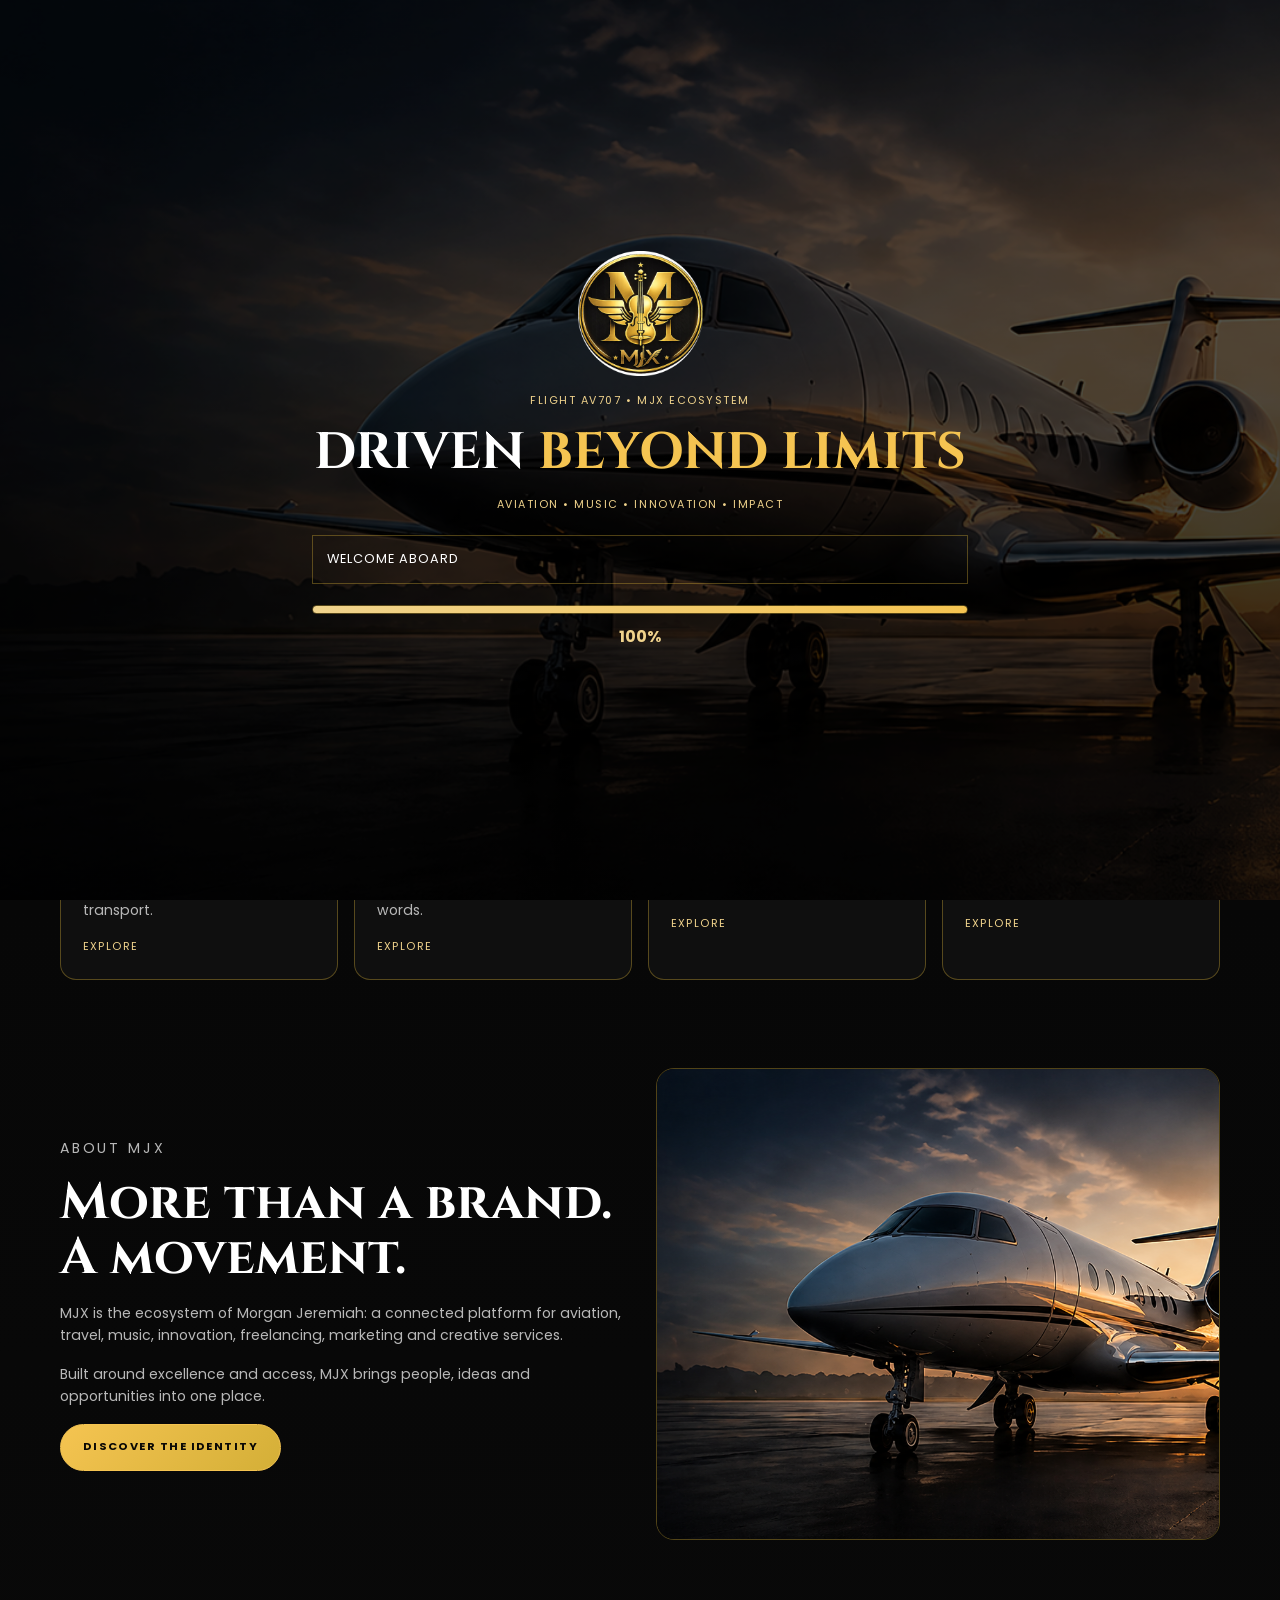
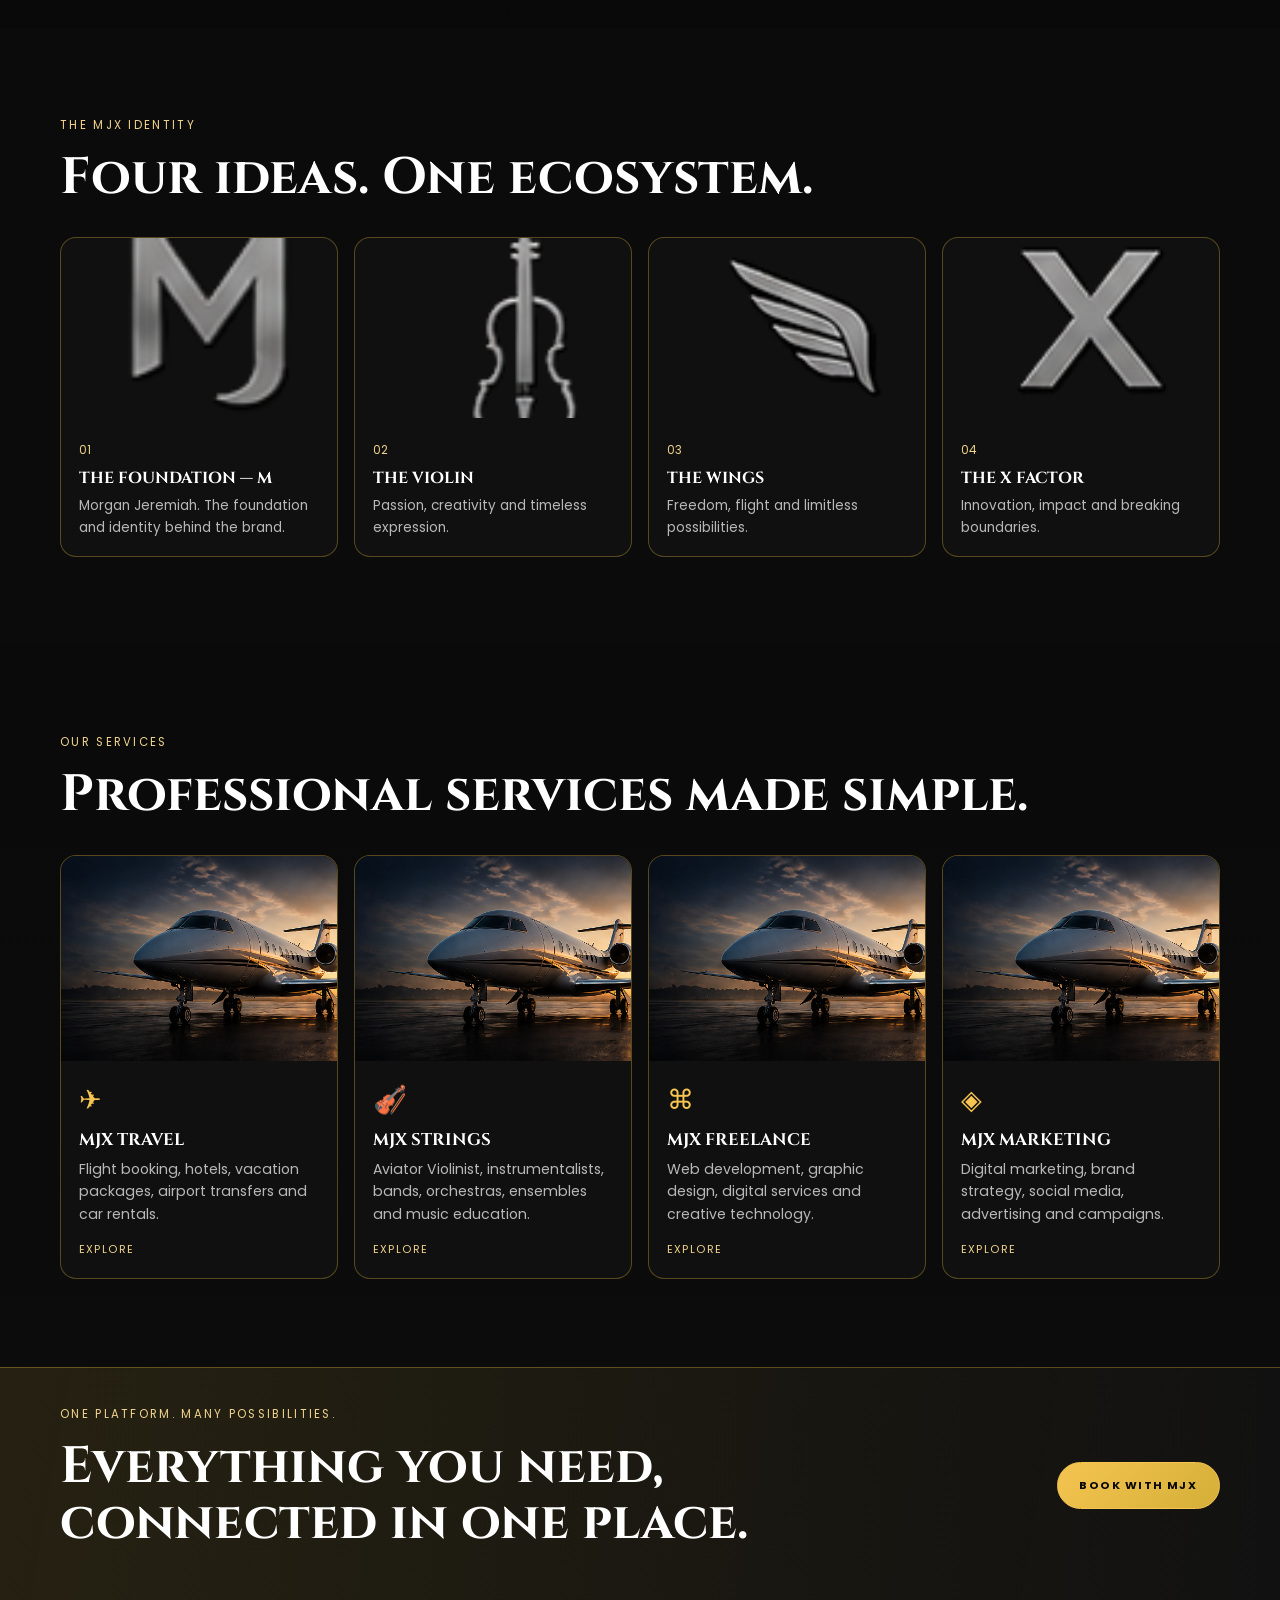
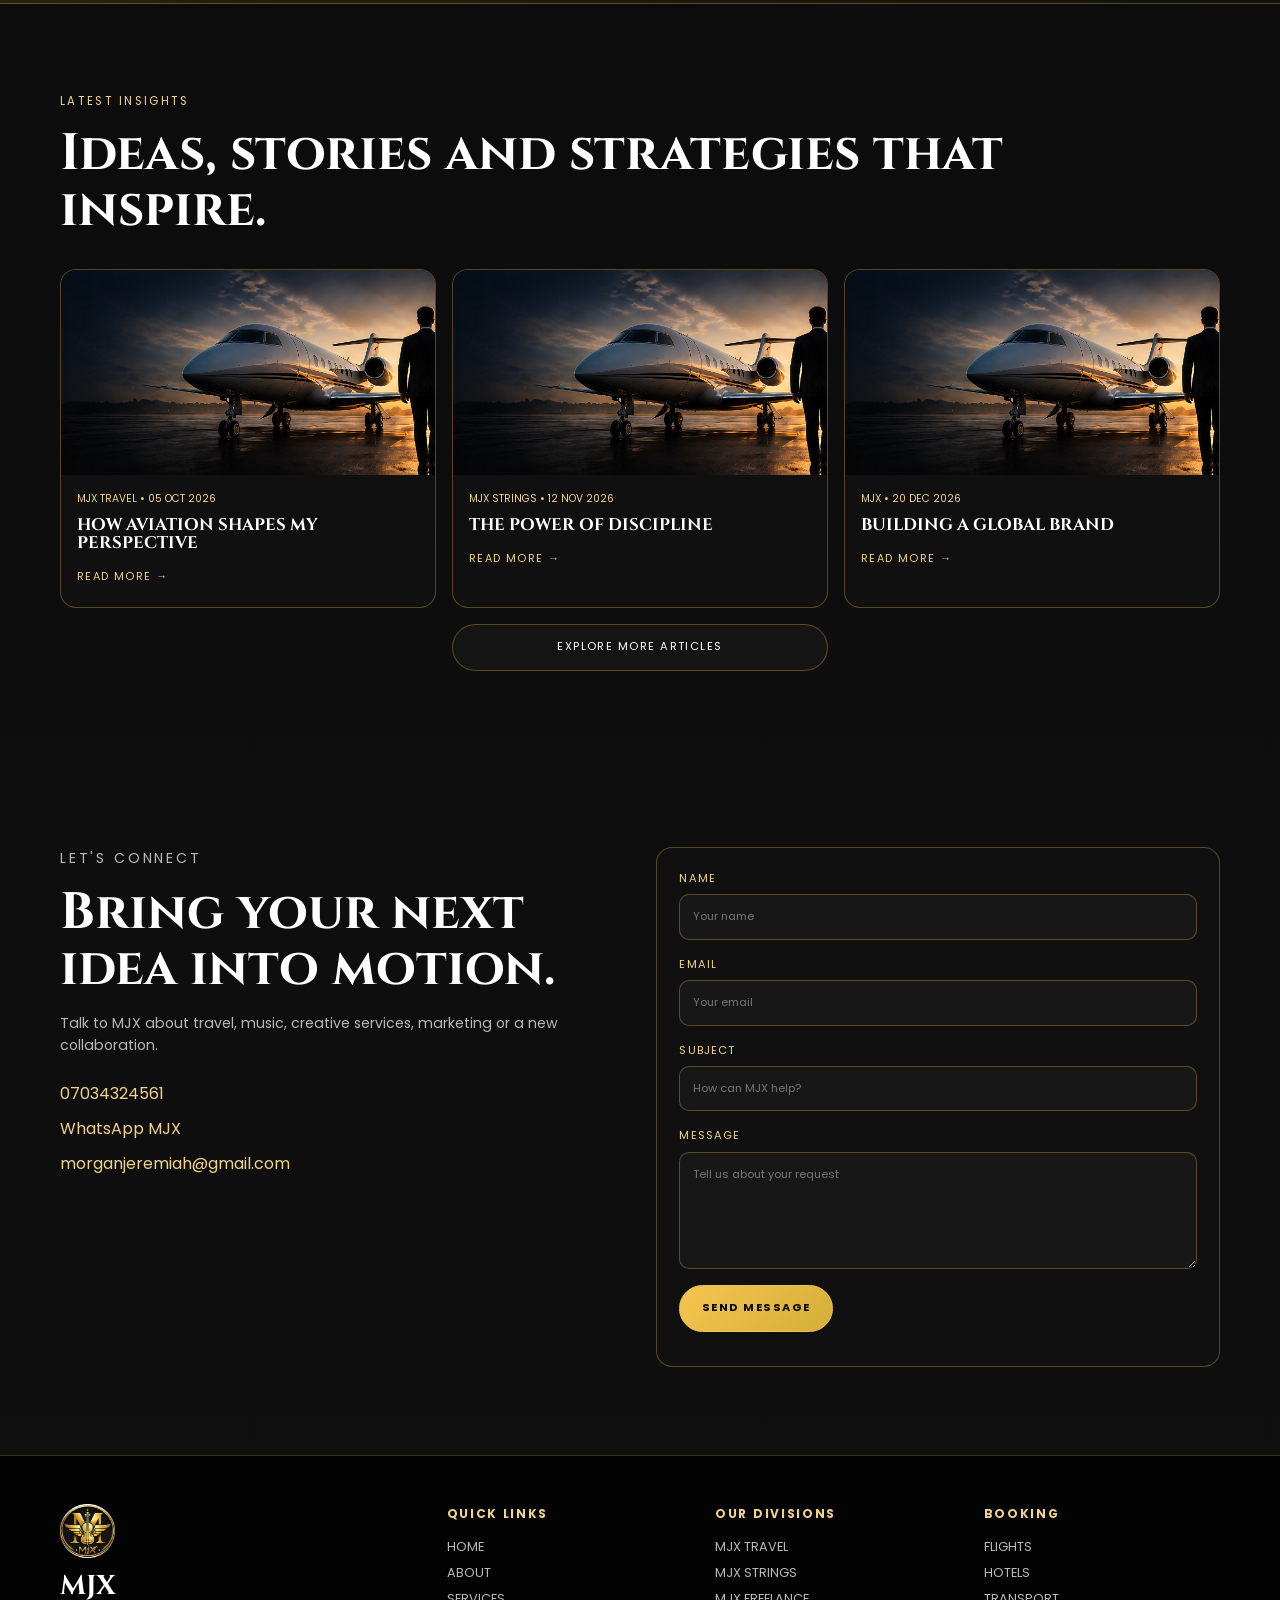
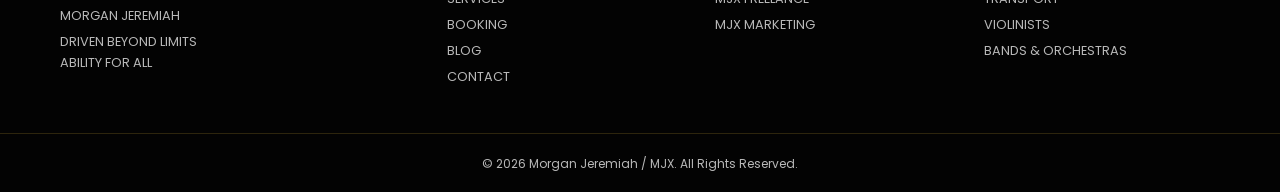
<file: index.html>
<!doctype html>
<html lang="en">
  <head>
    <meta charset="UTF-8" />
    <meta name="viewport" content="width=device-width, initial-scale=1.0" />
    <meta name="description" content="MJX is a global ecosystem of excellence across aviation, travel, music, innovation, freelancing and marketing." />
    <meta property="og:title" content="MJX | Morgan Jeremiah" />
    <meta property="og:description" content="Driven Beyond Limits. Ability for All." />
    <meta property="og:type" content="website" />
    <title>MJX | Morgan Jeremiah</title>
    <link rel="icon" type="image/png" href="assets/images/favicon.png" />
    <link rel="preconnect" href="https://fonts.googleapis.com" />
    <link rel="preconnect" href="https://fonts.gstatic.com" crossorigin />
    <link href="https://fonts.googleapis.com/css2?family=Cinzel:wght@500;600;700&family=Montserrat:wght@400;500;600;700&family=Poppins:wght@300;400;500;600;700&display=swap" rel="stylesheet" />
    <link rel="stylesheet" href="css/ecosystem.css" />
    <link rel="stylesheet" href="css/platform.css" />
  </head>
  <body>
    <div class="preloader" id="preloader" aria-live="polite">
      <div class="preloader__backdrop"></div>
      <div class="preloader__inner">
        <img src="assets/images/logo.png" alt="MJX logo" class="preloader__logo" />
        <p class="preloader__kicker">FLIGHT AV707 • MJX ECOSYSTEM</p>
        <h1>DRIVEN <span>BEYOND LIMITS</span></h1>
        <p class="preloader__sub">AVIATION • MUSIC • INNOVATION • IMPACT</p>
        <div class="flight-checklist" id="flight-checklist">Checking Passport</div>
        <div class="progress"><span id="progress-fill"></span></div>
        <strong id="progress-value">0%</strong>
      </div>
    </div>

    <header class="site-header">
      <div class="container navbar">
        <a class="brand" href="#home" aria-label="MJX home">
          <img src="assets/images/logo.png" alt="MJX logo" />
          <span><b><img src="./assets/images/mjx.PNG" alt="MJX"></b><small>MORGAN JEREMIAH</small></span>
        </a>
        <button class="menu-toggle" type="button" aria-label="Open navigation"><i></i><i></i><i></i></button>
        <nav class="nav-links" aria-label="Primary navigation">
          <a class="active" href="#home">HOME</a>
          <a href="#about">ABOUT</a>
          <a href="#services">SERVICES</a>
          <a href="booking.html">BOOKING</a>
          <a href="#blog">BLOG</a>
          <a href="#contact">CONTACT</a>
          <a class="login" href="#contact">LOGIN</a>
        </nav>
      </div>
    </header>

    <main>
      <section class="hero" id="home">
        <div class="container hero-content reveal">
          <p class="eyebrow">MORGAN JEREMIAH</p>
          <h1><img src="./assets/images/MorganX.png" alt="MorganX"></h1>
          <h2>DRIVEN BEYOND LIMITS</h2>
          <p class="hero-ability">ABILITY FOR ALL</p>
          <p class="hero-copy">A global ecosystem of excellence across aviation, travel, music, innovation, freelancing and marketing.</p>
          <div class="actions"><a class="button button-gold" href="#services">EXPLORE MJX</a><a class="button button-outline" href="booking.html">BOOK WITH MJX</a></div>
        </div>
      </section>

      <section class="division-strip" aria-label="MJX divisions">
        <div class="container division-grid">
          <article class="division-card reveal"><span class="division-icon">✈</span><h3>MJX TRAVEL</h3><p>Travel beyond borders with connected flights, hotels and transport.</p><a href="booking.html#travel">EXPLORE</a></article>
          <article class="division-card reveal"><span class="division-icon">🎻</span><h3>MJX STRINGS</h3><p>Music, performance and creative expression beyond words.</p><a href="aviator-violinist.html">EXPLORE</a></article>
          <article class="division-card reveal"><span class="division-icon">⌘</span><h3>MJX FREELANCE</h3><p>Digital and creative services for ideas that need momentum.</p><a href="#services">EXPLORE</a></article>
          <article class="division-card reveal"><span class="division-icon">◈</span><h3>MJX MARKETING</h3><p>Brand, social and campaign strategy built for growth.</p><a href="#services">EXPLORE</a></article>
        </div>
      </section>

      <section class="section about-section" id="about">
        <div class="container split-layout">
          <div class="section-copy reveal"><p class="eyebrow">ABOUT MJX</p><h2>More than a brand. A movement.</h2><p>MJX is the ecosystem of Morgan Jeremiah: a connected platform for aviation, travel, music, innovation, freelancing, marketing and creative services.</p><p>Built around excellence and access, MJX brings people, ideas and opportunities into one place.</p><a class="button button-gold" href="#symbolism">DISCOVER THE IDENTITY</a></div>
          <div class="about-image reveal"><img src="assets/images/about.jpg" alt="MJX aviation and creative ecosystem" /></div>
        </div>
      </section>

      <section class="section symbolism" id="symbolism">
        <div class="container"><div class="section-heading reveal"><p class="eyebrow">THE MJX IDENTITY</p><h2>Four ideas. One ecosystem.</h2></div><div class="symbol-grid">
          <article class="symbol-card reveal"><img src="./assets/images/mjx-foundation.png" alt="The foundation symbol placeholder" /><div><span>01</span><h3>THE FOUNDATION — M</h3><p>Morgan Jeremiah. The foundation and identity behind the brand.</p></div></article>
          <article class="symbol-card reveal"><img src="./assets/images/mjx-violin.png" alt="The violin symbol placeholder" /><div><span>02</span><h3>THE VIOLIN</h3><p>Passion, creativity and timeless expression.</p></div></article>
          <article class="symbol-card reveal"><img src="./assets/images/mjx-wings.png" alt="The wings symbol placeholder" /><div><span>03</span><h3>THE WINGS</h3><p>Freedom, flight and limitless possibilities.</p></div></article>
          <article class="symbol-card reveal"><img src="./assets/images/mjx-x-factor.png" alt="The X factor symbol placeholder" /><div><span>04</span><h3>THE X FACTOR</h3><p>Innovation, impact and breaking boundaries.</p></div></article>
        </div></div>
      </section>

      <section class="section services-section" id="services">
        <div class="container"><div class="section-heading reveal"><p class="eyebrow">OUR SERVICES</p><h2>Professional services made simple.</h2></div><div class="service-grid">
          <article class="service-tile reveal"><img src="assets/images/travel.jpg" alt="MJX Travel" /><div><span>✈</span><h3>MJX TRAVEL</h3><p>Flight booking, hotels, vacation packages, airport transfers and car rentals.</p><a href="booking.html#travel">EXPLORE</a></div></article>
          <article class="service-tile reveal"><img src="assets/images/aviator-violinist.jpg" alt="MJX Strings and Aviator Violinist" /><div><span>🎻</span><h3>MJX STRINGS</h3><p>Aviator Violinist, instrumentalists, bands, orchestras, ensembles and music education.</p><a href="aviator-violinist.html">EXPLORE</a></div></article>
          <article class="service-tile reveal"><img src="assets/images/freelance.jpg" alt="MJX Freelance" /><div><span>⌘</span><h3>MJX FREELANCE</h3><p>Web development, graphic design, digital services and creative technology.</p><a href="#contact">EXPLORE</a></div></article>
          <article class="service-tile reveal"><img src="assets/images/marketing.jpg" alt="MJX Marketing" /><div><span>◈</span><h3>MJX MARKETING</h3><p>Digital marketing, brand strategy, social media, advertising and campaigns.</p><a href="#contact">EXPLORE</a></div></article>
        </div></div>
      </section>

      <section class="booking-banner"><div class="container banner-content reveal"><div><p class="eyebrow">ONE PLATFORM. MANY POSSIBILITIES.</p><h2>Everything you need, connected in one place.</h2></div><a class="button button-gold" href="booking.html">BOOK WITH MJX</a></div></section>

      <section class="section blog-section" id="blog"><div class="container"><div class="section-heading reveal"><p class="eyebrow">LATEST INSIGHTS</p><h2>Ideas, stories and strategies that inspire.</h2></div><div class="blog-grid">
        <article class="blog-card reveal"><img src="assets/images/blog-1.jpg" alt="Aviation insight" /><p>MJX TRAVEL • 05 OCT 2026</p><h3>HOW AVIATION SHAPES MY PERSPECTIVE</h3><a href="#contact">READ MORE →</a></article>
        <article class="blog-card reveal"><img src="assets/images/blog-2.jpg" alt="Music and discipline insight" /><p>MJX STRINGS • 12 NOV 2026</p><h3>THE POWER OF DISCIPLINE</h3><a href="aviator-violinist.html#biography">READ MORE →</a></article>
        <article class="blog-card reveal"><img src="assets/images/blog-3.jpg" alt="Brand building insight" /><p>MJX • 20 DEC 2026</p><h3>BUILDING A GLOBAL BRAND</h3><a href="#contact">READ MORE →</a></article>
        <div></div>
        <a class="button button-outline" href="https://substack.com/@aviatorviolinist" target="_blank">Explore More Articles</a>
      </div></div></section>

      <section class="section contact-section" id="contact"><div class="container contact-layout"><div class="section-copy reveal"><p class="eyebrow">LET'S CONNECT</p><h2>Bring your next idea into motion.</h2><p>Talk to MJX about travel, music, creative services, marketing or a new collaboration.</p><div class="contact-details"><a href="tel:+2347034324561">07034324561</a><a href="https://wa.me/2347034324561" target="_blank" rel="noreferrer">WhatsApp MJX</a><a href="mailto:morganjeremiah@gmail.com">morganjeremiah@gmail.com</a></div></div><form class="contact-form reveal" id="contact-form"><label>Name<input name="name" required placeholder="Your name" /></label><label>Email<input name="email" type="email" required placeholder="Your email" /></label><label>Subject<input name="subject" required placeholder="How can MJX help?" /></label><label>Message<textarea name="message" rows="5" required placeholder="Tell us about your request"></textarea></label><button class="button button-gold" type="submit">SEND MESSAGE</button><p class="form-status" aria-live="polite"></p></form></div></section>
    </main>

    <footer class="site-footer"><div class="container footer-grid"><div><img src="assets/images/logo.png" alt="MJX logo" class="footer-logo" /><h3>MJX</h3><p>MORGAN JEREMIAH</p><p>DRIVEN BEYOND LIMITS<br />ABILITY FOR ALL</p></div><div><h4>QUICK LINKS</h4><a href="#home">HOME</a><a href="#about">ABOUT</a><a href="#services">SERVICES</a><a href="booking.html">BOOKING</a><a href="#blog">BLOG</a><a href="#contact">CONTACT</a></div><div><h4>OUR DIVISIONS</h4><a href="booking.html#travel">MJX TRAVEL</a><a href="aviator-violinist.html">MJX STRINGS</a><a href="#services">MJX FREELANCE</a><a href="#services">MJX MARKETING</a></div><div><h4>BOOKING</h4><a href="booking.html#travel">FLIGHTS</a><a href="booking.html#travel">HOTELS</a><a href="booking.html#travel">TRANSPORT</a><a href="aviator-violinist.html">VIOLINISTS</a><a href="booking.html#music">BANDS & ORCHESTRAS</a></div></div><div class="footer-bottom">© 2026 Morgan Jeremiah / MJX. All Rights Reserved.</div></footer>
    <script src="script.js"></script>
  </body>
</html>
</file>
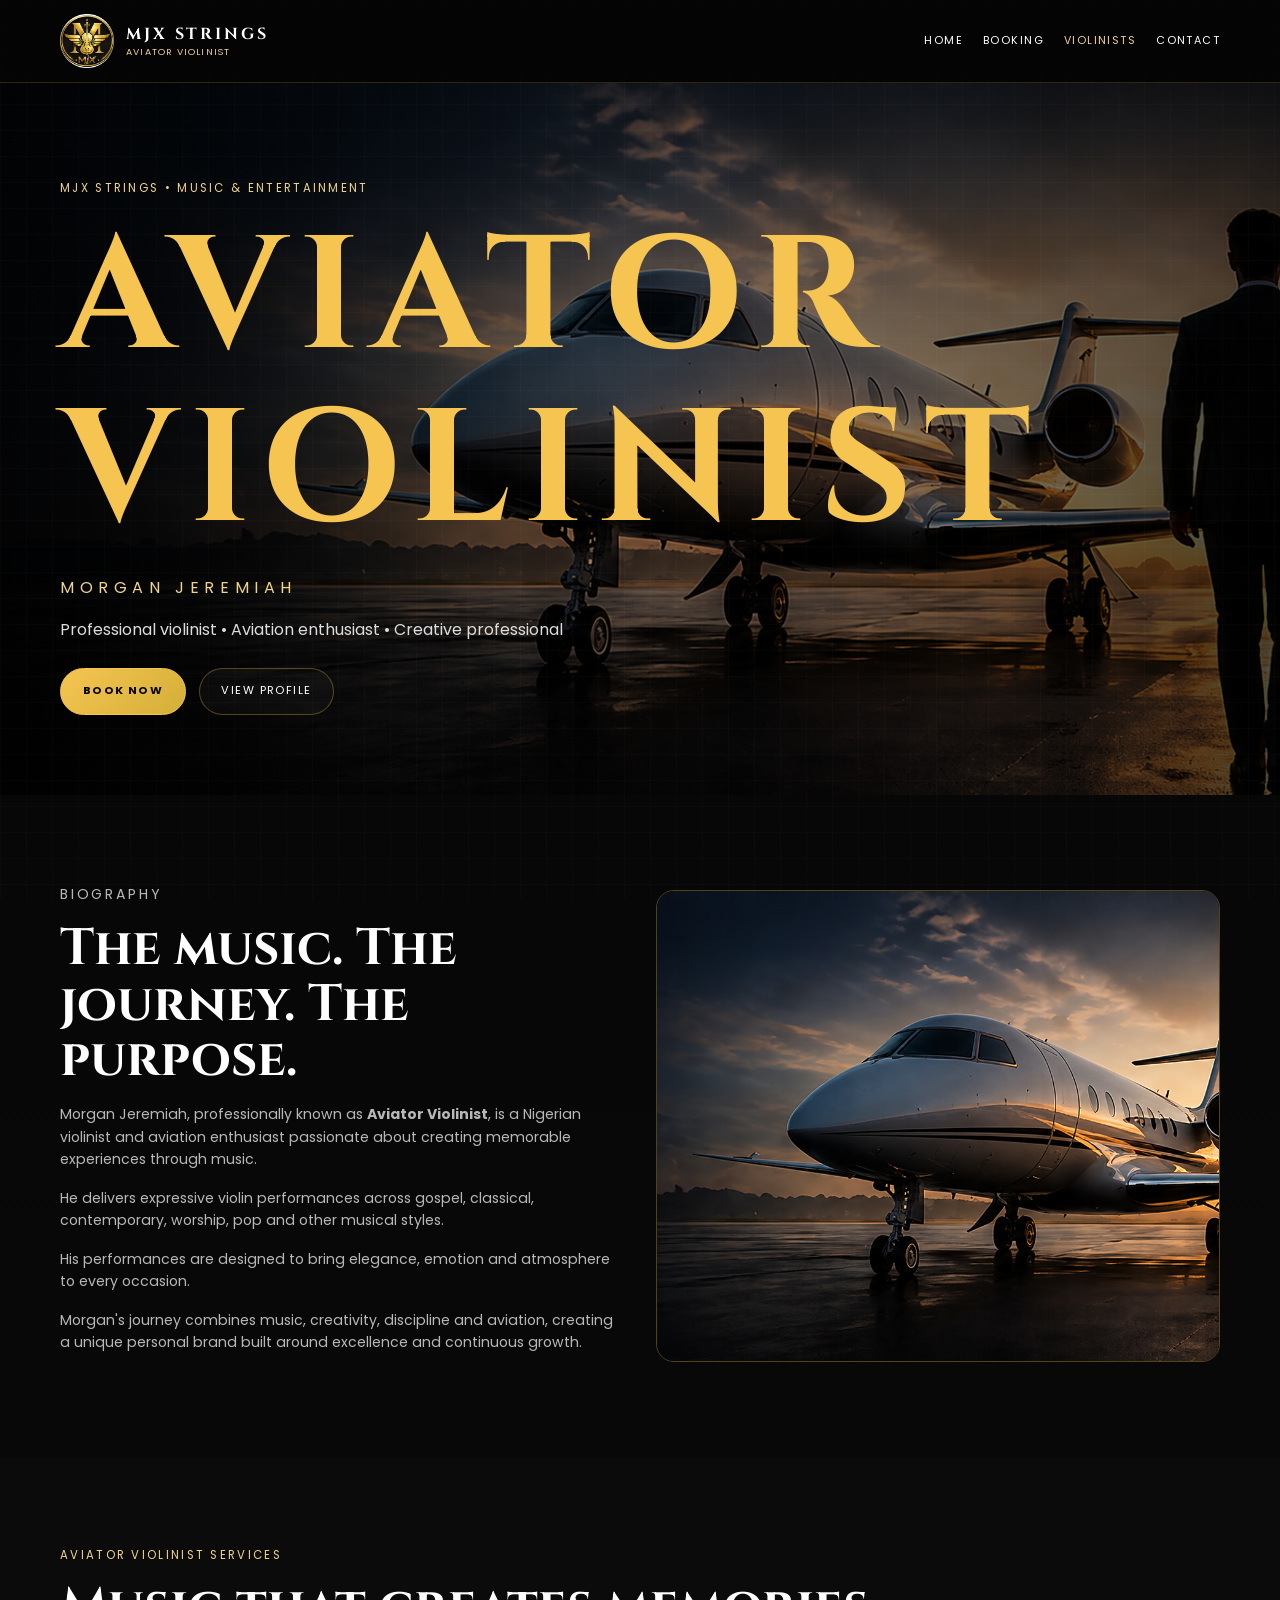
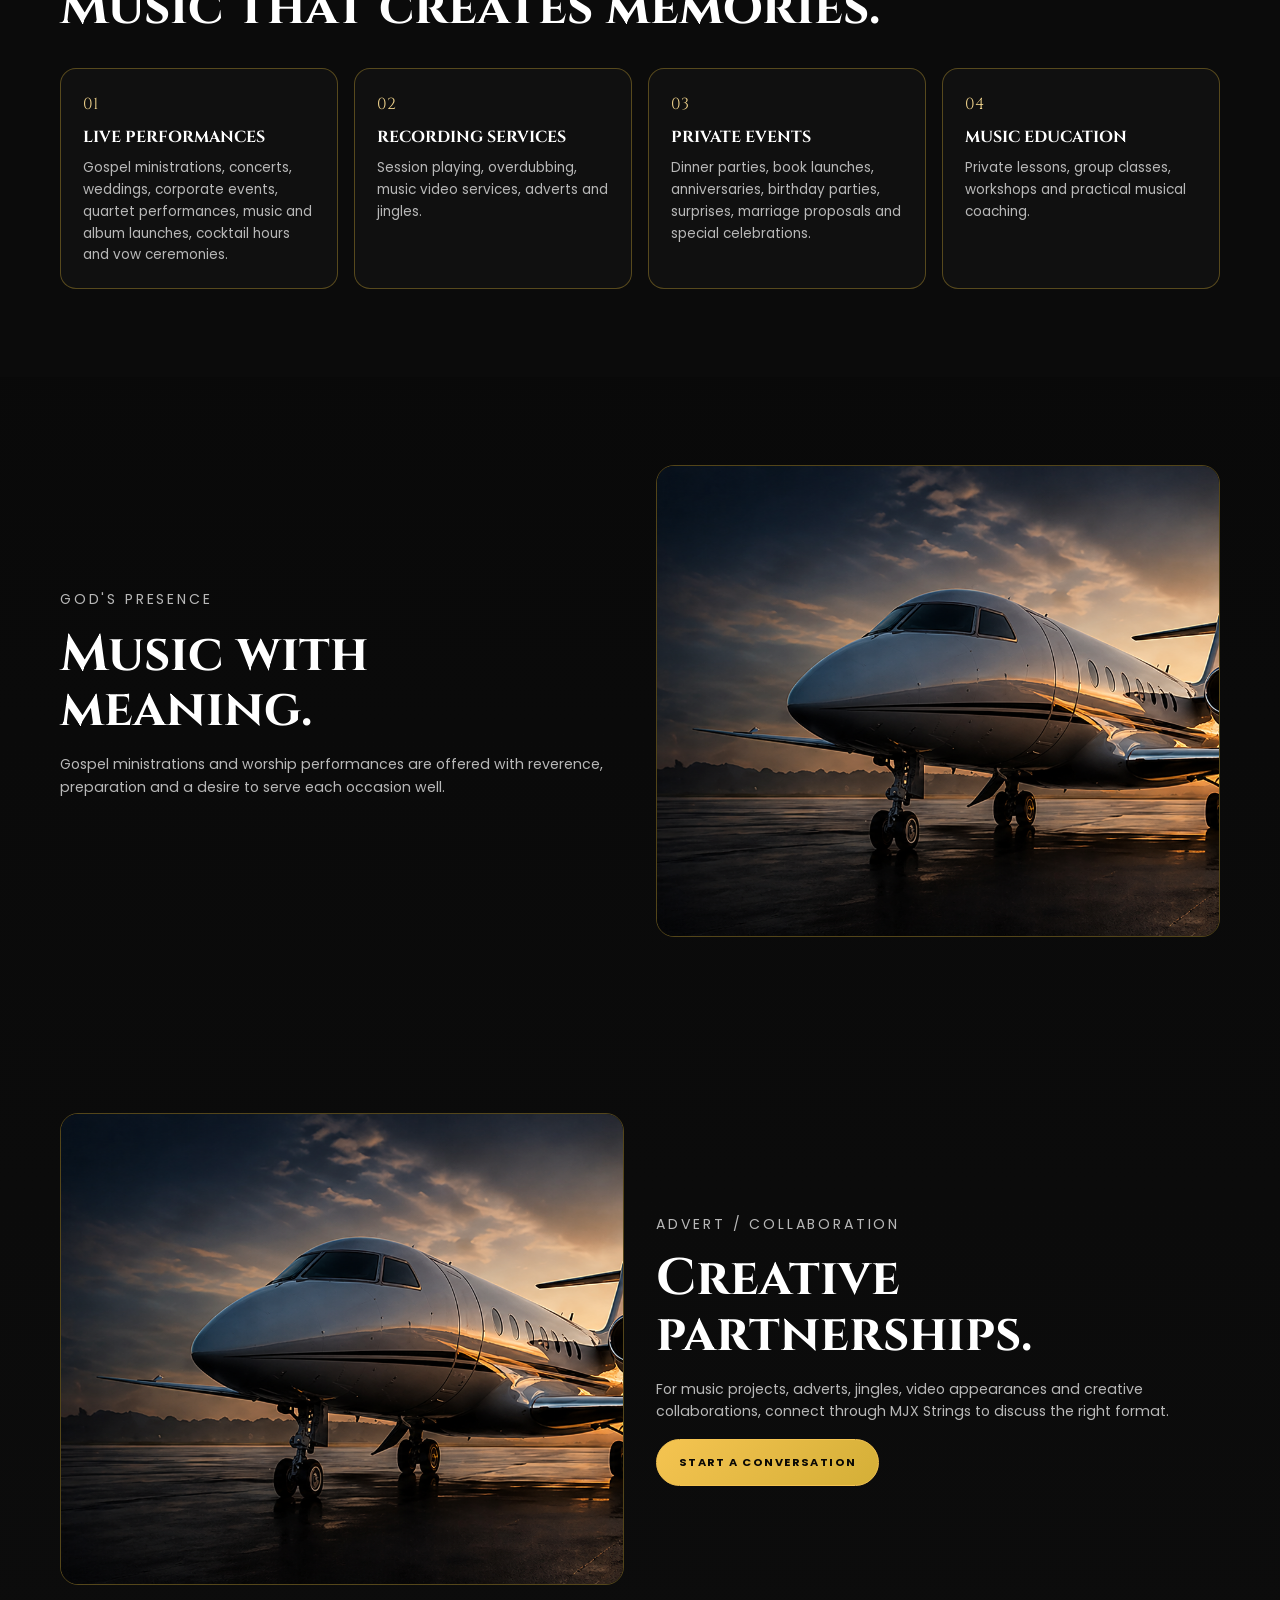
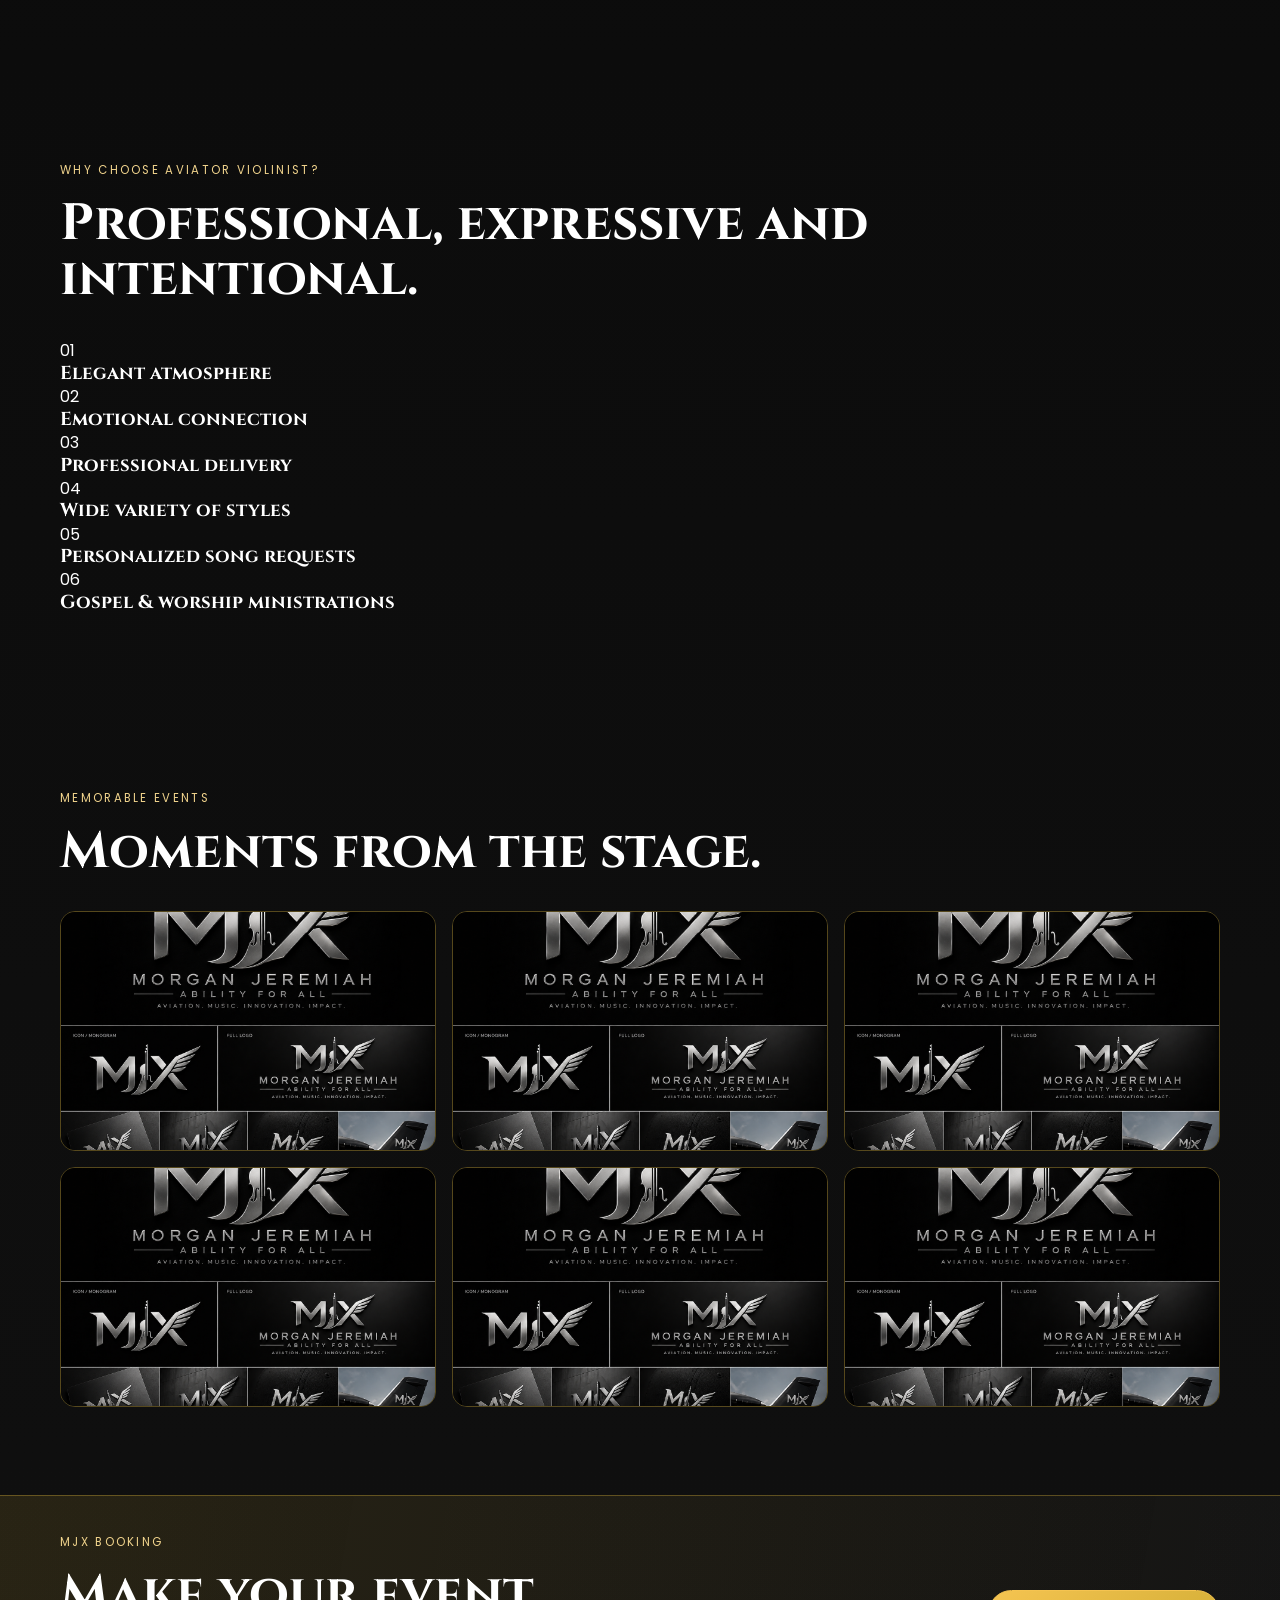
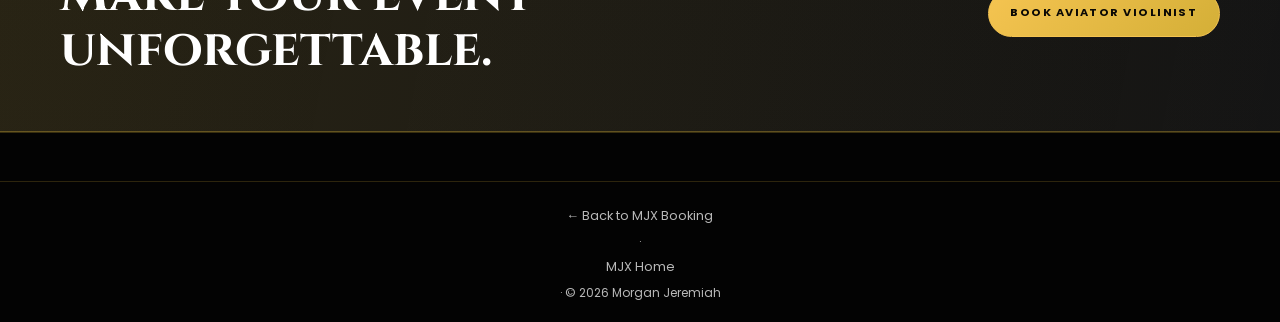
<file: aviator-violinist.html>
<!doctype html>
<html lang="en">
  <head>
    <meta charset="UTF-8" /><meta name="viewport" content="width=device-width, initial-scale=1.0" />
    <meta name="description" content="Aviator Violinist, Morgan Jeremiah, is the performance identity within MJX Strings." />
    <title>Aviator Violinist | MJX Strings</title>
    <link rel="icon" type="image/png" href="assets/images/favicon.png" />
    <link rel="preconnect" href="https://fonts.googleapis.com" /><link rel="preconnect" href="https://fonts.gstatic.com" crossorigin />
    <link href="https://fonts.googleapis.com/css2?family=Cinzel:wght@500;600;700&family=Poppins:wght@300;400;500;600;700&display=swap" rel="stylesheet" /><link rel="stylesheet" href="css/ecosystem.css" /><link rel="stylesheet" href="css/platform.css" />
  </head>
  <body>
    <header class="site-header"><div class="container navbar"><a class="brand" href="index.html"><img src="assets/images/logo.png" alt="MJX logo" /><span><b>MJX STRINGS</b><small>AVIATOR VIOLINIST</small></span></a><button class="menu-toggle" type="button" aria-label="Open navigation"><i></i><i></i><i></i></button><nav class="nav-links"><a href="index.html">HOME</a><a href="booking.html">BOOKING</a><a class="active" href="aviator-violinist.html">VIOLINISTS</a><a href="index.html#contact">CONTACT</a></nav></div></header>
    <main>
      <section class="hero profile-hero"><div class="container hero-content"><p class="eyebrow">MJX STRINGS • MUSIC & ENTERTAINMENT</p><h1>AVIATOR <span>VIOLINIST</span></h1><p class="hero-ability">MORGAN JEREMIAH</p><p class="hero-copy">Professional violinist • Aviation enthusiast • Creative professional</p><div class="actions"><a class="button button-gold" href="https://wa.me/2347034324561" target="_blank" rel="noreferrer">BOOK NOW</a><a class="button button-outline" href="#biography">VIEW PROFILE</a></div></div></section>
      <section class="section" id="biography"><div class="container split-layout"><div class="section-copy"><p class="eyebrow">BIOGRAPHY</p><h2>The music. The journey. The purpose.</h2><p>Morgan Jeremiah, professionally known as <strong>Aviator Violinist</strong>, is a Nigerian violinist and aviation enthusiast passionate about creating memorable experiences through music.</p><p>He delivers expressive violin performances across gospel, classical, contemporary, worship, pop and other musical styles.</p><p>His performances are designed to bring elegance, emotion and atmosphere to every occasion.</p><p>Morgan's journey combines music, creativity, discipline and aviation, creating a unique personal brand built around excellence and continuous growth.</p></div><div class="about-image"><img src="assets/images/aviator-violinist.jpg" alt="Morgan Jeremiah performing violin" /></div></div></section>
      <section class="section symbolism"><div class="container"><div class="section-heading"><p class="eyebrow">AVIATOR VIOLINIST SERVICES</p><h2>Music that creates memories.</h2></div><div class="profile-service-grid"><article><span>01</span><h3>LIVE PERFORMANCES</h3><p>Gospel ministrations, concerts, weddings, corporate events, quartet performances, music and album launches, cocktail hours and vow ceremonies.</p></article><article><span>02</span><h3>RECORDING SERVICES</h3><p>Session playing, overdubbing, music video services, adverts and jingles.</p></article><article><span>03</span><h3>PRIVATE EVENTS</h3><p>Dinner parties, book launches, anniversaries, birthday parties, surprises, marriage proposals and special celebrations.</p></article><article><span>04</span><h3>MUSIC EDUCATION</h3><p>Private lessons, group classes, workshops and practical musical coaching.</p></article></div></div></section>
      <section class="section profile-note"><div class="container split-layout"><div class="section-copy"><p class="eyebrow">GOD'S PRESENCE</p><h2>Music with meaning.</h2><p>Gospel ministrations and worship performances are offered with reverence, preparation and a desire to serve each occasion well.</p></div><div class="about-image"><img src="assets/images/mjx-violin.jpg" alt="Violin performance and worship placeholder" /></div></div></section>
      <section class="section profile-note"><div class="container split-layout"><div class="about-image"><img src="assets/images/blog-3.jpg" alt="Aviator Violinist advert and collaboration placeholder" /></div><div class="section-copy"><p class="eyebrow">ADVERT / COLLABORATION</p><h2>Creative partnerships.</h2><p>For music projects, adverts, jingles, video appearances and creative collaborations, connect through MJX Strings to discuss the right format.</p><a class="button button-gold" href="https://wa.me/2347034324561" target="_blank" rel="noreferrer">START A CONVERSATION</a></div></div></section>
      <section class="section"><div class="container"><div class="section-heading"><p class="eyebrow">WHY CHOOSE AVIATOR VIOLINIST?</p><h2>Professional, expressive and intentional.</h2></div><div class="reasons-grid"><article class="reason-card reveal"><span>01</span><h3>Elegant atmosphere</h3></article><article class="reason-card reveal"><span>02</span><h3>Emotional connection</h3></article><article class="reason-card reveal"><span>03</span><h3>Professional delivery</h3></article><article class="reason-card reveal"><span>04</span><h3>Wide variety of styles</h3></article><article class="reason-card reveal"><span>05</span><h3>Personalized song requests</h3></article><article class="reason-card reveal"><span>06</span><h3>Gospel & worship ministrations</h3></article></div></div></section>
      <section class="section gallery-section"><div class="container"><div class="section-heading"><p class="eyebrow">MEMORABLE EVENTS</p><h2>Moments from the stage.</h2></div><div class="gallery-profile"><img src="assets/images/gallery-1.jpg" alt="Violin performance at a wedding" /><img src="assets/images/gallery-2.jpg" alt="Church ministration" /><img src="assets/images/gallery-3.jpg" alt="Live restaurant performance" /><img src="assets/images/gallery-4.jpg" alt="Portrait performance session" /><img src="assets/images/gallery-5.jpg" alt="Outdoor performance" /><img src="assets/images/gallery-6.jpg" alt="Private event performance" /></div></div></section>
      <section class="section booking-banner"><div class="container banner-content"><div><p class="eyebrow">MJX BOOKING</p><h2>Make your event unforgettable.</h2></div><a class="button button-gold" href="https://wa.me/2347034324561" target="_blank" rel="noreferrer">BOOK AVIATOR VIOLINIST</a></div></section>
    </main>
    <footer class="site-footer"><div class="footer-bottom"><a href="booking.html">← Back to MJX Booking</a> · <a href="index.html">MJX Home</a> · © 2026 Morgan Jeremiah</div></footer>
    <script src="script.js"></script>
  </body>
</html>
</file>
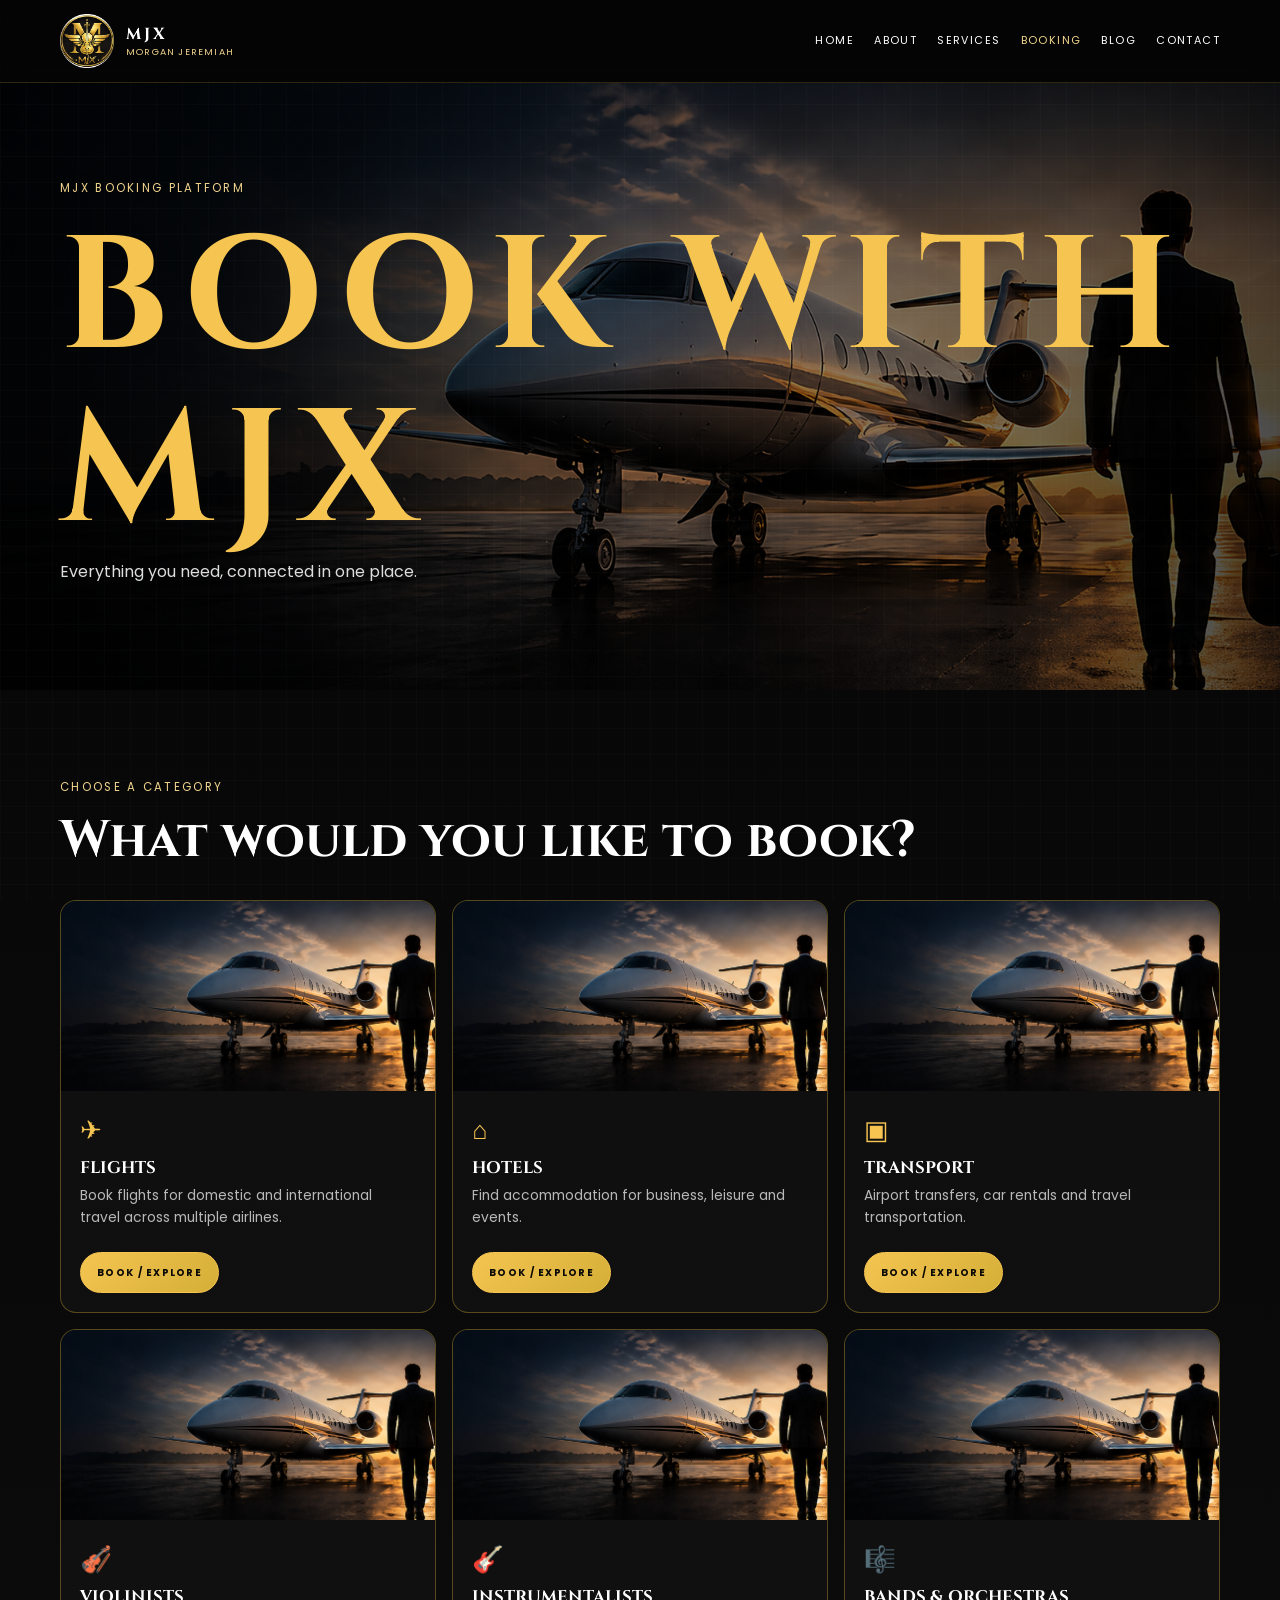
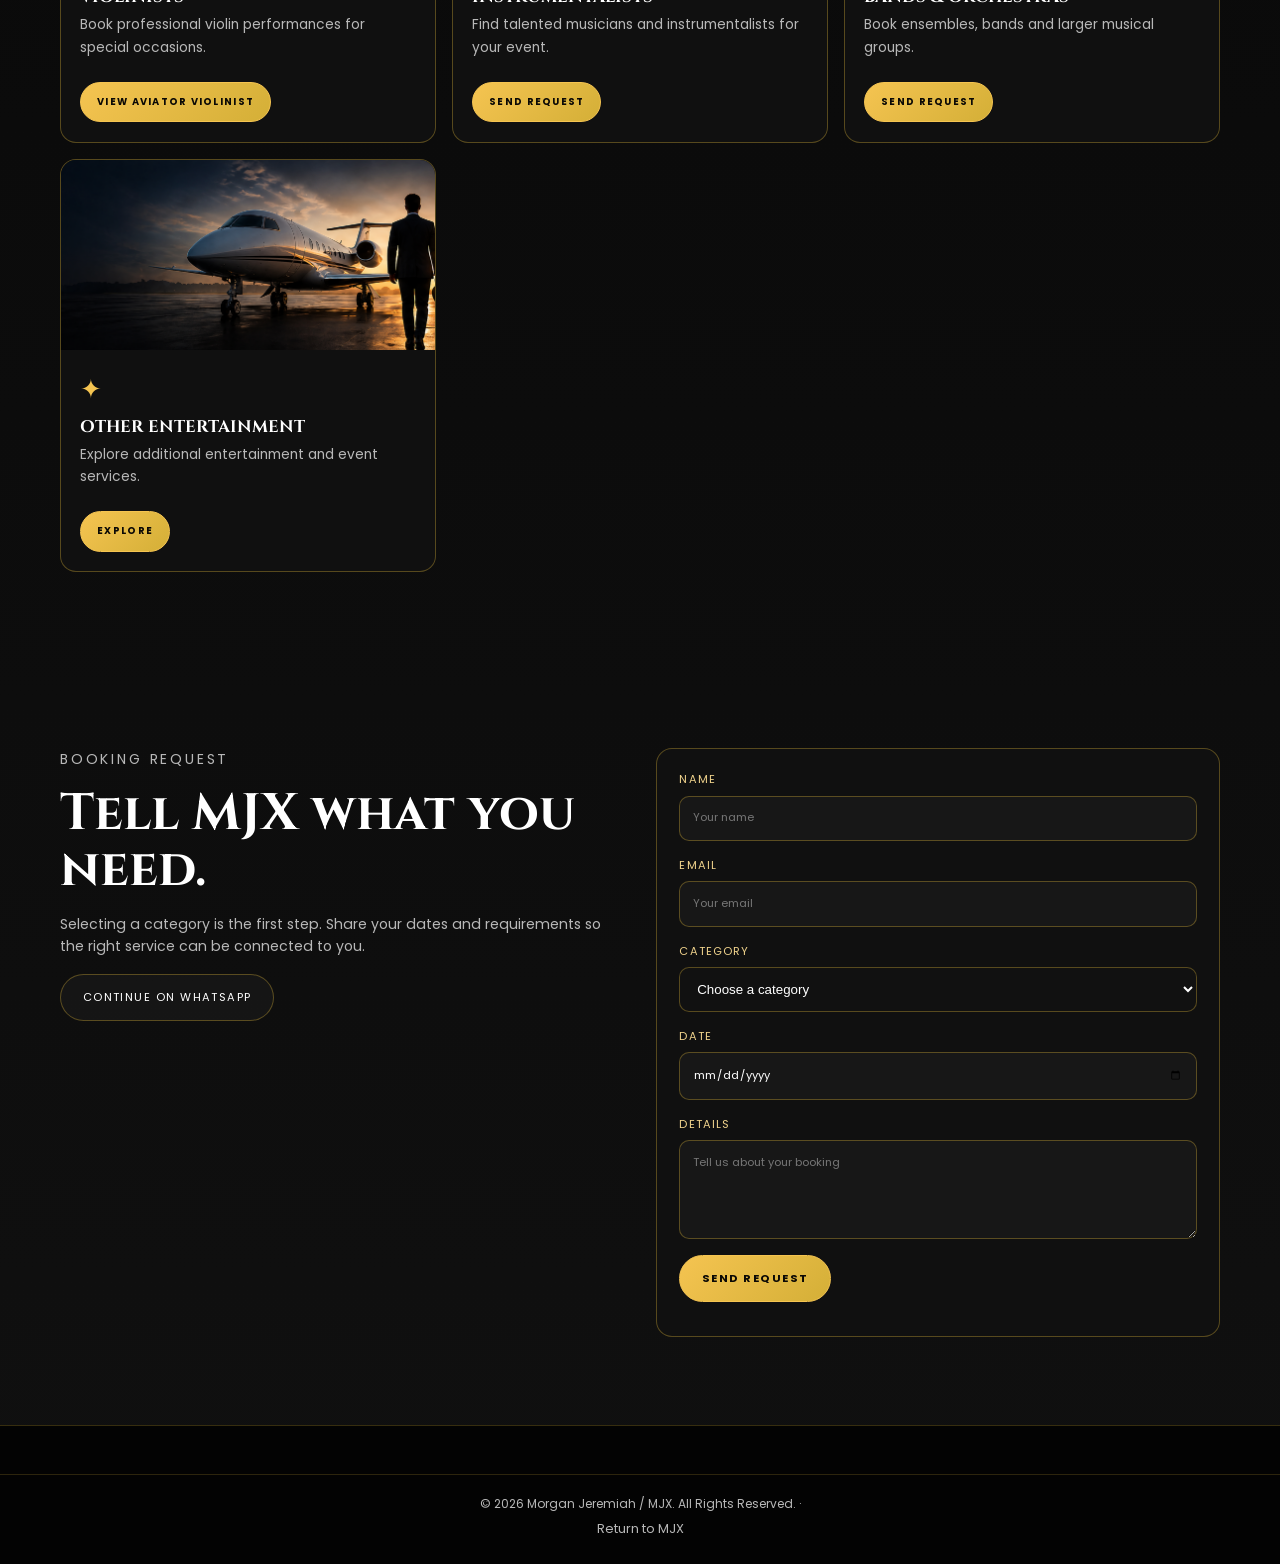
<file: booking.html>
<!doctype html>
<html lang="en">
  <head>
    <meta charset="UTF-8" />
    <meta name="viewport" content="width=device-width, initial-scale=1.0" />
    <meta name="description" content="Book flights, hotels, transport, musicians and entertainment through MJX." />
    <title>Book With MJX | Morgan Jeremiah</title>
    <link rel="icon" type="image/png" href="assets/images/favicon.png" />
    <link rel="preconnect" href="https://fonts.googleapis.com" /><link rel="preconnect" href="https://fonts.gstatic.com" crossorigin />
    <link href="https://fonts.googleapis.com/css2?family=Cinzel:wght@500;600;700&family=Poppins:wght@300;400;500;600;700&display=swap" rel="stylesheet" />
    <link rel="stylesheet" href="css/ecosystem.css" />
    <link rel="stylesheet" href="css/platform.css" />
  </head>
  <body>
    <header class="site-header"><div class="container navbar"><a class="brand" href="index.html"><img src="assets/images/logo.png" alt="MJX logo" /><span><b>MJX</b><small>MORGAN JEREMIAH</small></span></a><button class="menu-toggle" type="button" aria-label="Open navigation"><i></i><i></i><i></i></button><nav class="nav-links"><a href="index.html">HOME</a><a href="index.html#about">ABOUT</a><a href="index.html#services">SERVICES</a><a class="active" href="booking.html">BOOKING</a><a href="index.html#blog">BLOG</a><a href="index.html#contact">CONTACT</a></nav></div></header>
    <main>
      <section class="hero booking-hero"><div class="container hero-content"><p class="eyebrow">MJX BOOKING PLATFORM</p><h1>BOOK WITH <span>MJX</span></h1><p class="hero-copy">Everything you need, connected in one place.</p></div></section>
      <section class="section"><div class="container"><div class="section-heading"><p class="eyebrow">CHOOSE A CATEGORY</p><h2>What would you like to book?</h2></div><div class="booking-grid">
        <article class="booking-card reveal" id="travel"><img src="assets/images/travel.jpg" alt="Flights and travel" /><div><span>✈</span><h3>FLIGHTS</h3><p>Book flights for domestic and international travel across multiple airlines.</p><a class="button button-gold" href="#request">BOOK / EXPLORE</a></div></article>
        <article class="booking-card reveal"><img src="assets/images/travel.jpg" alt="Hotels and accommodation" /><div><span>⌂</span><h3>HOTELS</h3><p>Find accommodation for business, leisure and events.</p><a class="button button-gold" href="#request">BOOK / EXPLORE</a></div></article>
        <article class="booking-card reveal"><img src="assets/images/travel.jpg" alt="Transport and car rentals" /><div><span>▣</span><h3>TRANSPORT</h3><p>Airport transfers, car rentals and travel transportation.</p><a class="button button-gold" href="#request">BOOK / EXPLORE</a></div></article>
        <article class="booking-card reveal" id="music"><img src="assets/images/aviator-violinist.jpg" alt="Violin performance" /><div><span>🎻</span><h3>VIOLINISTS</h3><p>Book professional violin performances for special occasions.</p><a class="button button-gold" href="aviator-violinist.html">VIEW AVIATOR VIOLINIST</a></div></article>
        <article class="booking-card reveal"><img src="assets/images/service-3.jpg" alt="Instrumentalists" /><div><span>🎸</span><h3>INSTRUMENTALISTS</h3><p>Find talented musicians and instrumentalists for your event.</p><a class="button button-gold" href="#request">SEND REQUEST</a></div></article>
        <article class="booking-card reveal"><img src="assets/images/service-4.jpg" alt="Bands and orchestras" /><div><span>🎼</span><h3>BANDS & ORCHESTRAS</h3><p>Book ensembles, bands and larger musical groups.</p><a class="button button-gold" href="#request">SEND REQUEST</a></div></article>
        <article class="booking-card reveal"><img src="assets/images/blog-3.jpg" alt="Entertainment services" /><div><span>✦</span><h3>OTHER ENTERTAINMENT</h3><p>Explore additional entertainment and event services.</p><a class="button button-gold" href="#request">EXPLORE</a></div></article>
      </div></div></section>
      <section class="section request-section" id="request"><div class="container contact-layout"><div class="section-copy"><p class="eyebrow">BOOKING REQUEST</p><h2>Tell MJX what you need.</h2><p>Selecting a category is the first step. Share your dates and requirements so the right service can be connected to you.</p><a class="button button-outline" href="https://wa.me/2347034324561" target="_blank" rel="noreferrer">CONTINUE ON WHATSAPP</a></div><form class="contact-form" id="booking-form"><label>Name<input name="name" required placeholder="Your name" /></label><label>Email<input name="email" type="email" required placeholder="Your email" /></label><label>Category<select name="category" required><option value="">Choose a category</option><option>Flights</option><option>Hotels</option><option>Transport</option><option>Violinists</option><option>Instrumentalists</option><option>Bands & Orchestras</option><option>Other Entertainment</option></select></label><label>Date<input name="date" type="date" required /></label><label>Details<textarea name="details" rows="4" required placeholder="Tell us about your booking"></textarea></label><button class="button button-gold" type="submit">SEND REQUEST</button><p class="form-status" aria-live="polite"></p></form></div></section>
    </main>
    <footer class="site-footer"><div class="footer-bottom">© 2026 Morgan Jeremiah / MJX. All Rights Reserved. · <a href="index.html">Return to MJX</a></div></footer>
    <script src="script.js"></script>
  </body>
</html>
</file>
<file: css/ecosystem.css>
:root{--bg:#050505;--bg2:#0b0b0b;--card:#111;--gold:#d4af37;--bright:#f5c451;--soft:#f0d38c;--text:#fff;--muted:#b8b8b8;--line:rgba(212,175,55,.36)}*{box-sizing:border-box;margin:0;padding:0}html{scroll-behavior:smooth}body{background:linear-gradient(180deg,#050505,#101010);color:var(--text);font-family:Poppins,sans-serif;line-height:1.6;overflow-x:hidden}body:before{content:"";position:fixed;inset:0;background-image:linear-gradient(rgba(255,255,255,.018) 1px,transparent 1px),linear-gradient(90deg,rgba(255,255,255,.018) 1px,transparent 1px);background-size:26px 26px;pointer-events:none}img{display:block;max-width:100%}a{color:inherit;text-decoration:none}button,input,textarea{font:inherit}.container{width:min(1160px,calc(100% - 2rem));margin:auto}.section{padding:5.5rem 0}.eyebrow{color:var(--soft);font-size:.72rem;letter-spacing:.2em;text-transform:uppercase;margin-bottom:1rem}h1,h2,h3{font-family:Cinzel,serif;line-height:1.08}.button{display:inline-flex;align-items:center;justify-content:center;border:1px solid var(--line);border-radius:999px;padding:.85rem 1.35rem;font-size:.7rem;letter-spacing:.13em;text-transform:uppercase;transition:.25s}.button:hover,.button:focus-visible{transform:translateY(-2px);box-shadow:0 12px 30px rgba(212,175,55,.16)}.button-gold{background:linear-gradient(135deg,var(--bright),var(--gold));color:#0b0905;border-color:var(--bright);font-weight:700}.button-outline{background:rgba(255,255,255,.03);color:#fff}.site-header{position:sticky;top:0;z-index:20;background:rgba(5,5,5,.82);backdrop-filter:blur(14px);border-bottom:1px solid rgba(212,175,55,.2)}.navbar{min-height:82px;display:flex;align-items:center;justify-content:space-between;gap:1rem}.brand{display:flex;align-items:center;gap:.75rem}.brand img{width:54px;height:54px;object-fit:contain}.brand span{display:flex;flex-direction:column}.brand b{font:700 1rem Cinzel,serif;letter-spacing:.18em}.brand small{color:var(--soft);font-size:.58rem;letter-spacing:.13em}.nav-links{display:flex;align-items:center;gap:1.25rem}.nav-links a{font-size:.68rem;letter-spacing:.13em}.nav-links a:hover,.nav-links .active{color:var(--soft)}.nav-links .login{border:1px solid var(--line);border-radius:999px;padding:.6rem 1rem}.menu-toggle{display:none;background:transparent;border:1px solid var(--line);border-radius:50%;width:44px;height:44px}.menu-toggle i{display:block;width:17px;height:2px;background:#fff;margin:4px auto}.hero{min-height:78vh;display:grid;align-items:center;background:linear-gradient(90deg,rgba(0,0,0,.82),rgba(0,0,0,.34),rgba(0,0,0,.7)),url('../assets/images/hero.jpg') center/cover}.hero-content{padding:6rem 0 5rem}.hero h1{font-size:clamp(5rem,13vw,10rem);color:var(--bright);letter-spacing:.08em}.hero h2{font-size:clamp(1.6rem,3vw,3rem);letter-spacing:.14em}.hero-ability{color:var(--soft);letter-spacing:.35em;margin:1rem 0}.hero-copy{max-width:610px;color:#ddd;margin-bottom:1.6rem}.actions{display:flex;gap:.8rem;flex-wrap:wrap}.division-strip{position:relative;margin-top:-2rem;z-index:2}.division-grid{display:grid;grid-template-columns:repeat(4,1fr);gap:1rem}.division-card,.symbol-card,.service-tile,.blog-card,.contact-form{background:rgba(17,17,17,.9);border:1px solid var(--line);border-radius:16px}.division-card{padding:1.35rem}.division-icon,.service-tile span{color:var(--bright);font-size:1.7rem}.division-card h3,.service-tile h3{font-size:1rem;margin:.55rem 0}.division-card p,.service-tile p,.section-copy p,.blog-card p{color:var(--muted);font-size:.88rem}.division-card a,.service-tile a,.blog-card a{display:inline-block;margin-top:1rem;color:var(--soft);font-size:.68rem;letter-spacing:.13em}.split-layout,.contact-layout{display:grid;grid-template-columns:1fr 1fr;gap:2rem;align-items:center}.section-heading{margin-bottom:2rem}.section-heading h2,.section-copy h2,.contact-layout h2,.banner-content h2{font-size:clamp(2rem,4vw,3.4rem);margin-bottom:1rem}.section-copy p{margin-bottom:1rem}.about-image{border:1px solid var(--line);border-radius:18px;overflow:hidden}.about-image img{width:100%;height:470px;object-fit:cover}.symbolism{background:#0b0b0b}.symbol-grid,.service-grid,.blog-grid{display:grid;grid-template-columns:repeat(4,1fr);gap:1rem}.symbol-card{overflow:hidden}.symbol-card img{height:180px;width:100%;object-fit:cover}.symbol-card div{padding:1.1rem}.symbol-card span{color:var(--soft);font-size:.72rem}.symbol-card h3{font-size:1rem;margin:.5rem 0}.symbol-card p{color:var(--muted);font-size:.85rem}.service-tile{overflow:hidden}.service-tile img,.blog-card img{height:205px;width:100%;object-fit:cover}.service-tile div{padding:1.1rem}.service-tile h3{font-size:1.05rem}.booking-banner{padding:2.3rem 0;background:linear-gradient(100deg,rgba(212,175,55,.13),rgba(255,255,255,.02));border-top:1px solid var(--line);border-bottom:1px solid var(--line)}.banner-content{display:flex;align-items:center;justify-content:space-between;gap:1rem}.banner-content h2{max-width:720px}.blog-grid{grid-template-columns:repeat(3,1fr)}.blog-card{overflow:hidden;padding-bottom:1.2rem}.blog-card p,.blog-card h3,.blog-card a{margin-left:1rem;margin-right:1rem}.blog-card p{color:var(--soft);font-size:.65rem;margin-top:1rem}.blog-card h3{font-size:1.05rem;margin-top:.5rem}.contact-layout{align-items:start}.contact-details{display:grid;gap:.6rem;margin-top:1.5rem}.contact-details a{color:var(--soft)}.contact-form{padding:1.4rem}.contact-form label{display:grid;gap:.4rem;color:var(--soft);font-size:.7rem;letter-spacing:.1em;text-transform:uppercase;margin-bottom:1rem}.contact-form input,.contact-form textarea{border:1px solid var(--line);border-radius:10px;background:rgba(255,255,255,.03);padding:.8rem;color:#fff;outline:none}.contact-form input:focus,.contact-form textarea:focus{outline:2px solid rgba(212,175,55,.6)}.form-status{color:var(--soft);font-size:.8rem;margin-top:.7rem}.site-footer{background:#030303;border-top:1px solid rgba(212,175,55,.25);padding:3rem 0 0}.footer-grid{display:grid;grid-template-columns:1.5fr repeat(3,1fr);gap:2rem;padding-bottom:2.5rem}.footer-logo{width:55px;height:55px;object-fit:contain;margin-bottom:.8rem}.site-footer h3{font-size:1.7rem}.site-footer h4{color:var(--soft);font-size:.75rem;letter-spacing:.14em;margin-bottom:.9rem}.site-footer p,.site-footer a{display:block;color:var(--muted);font-size:.8rem;margin:.35rem 0}.footer-bottom{border-top:1px solid rgba(212,175,55,.2);padding:1.2rem 1rem;text-align:center;color:var(--muted);font-size:.75rem}.preloader{position:fixed;inset:0;z-index:99;display:grid;place-items:center;background:#030303;transition:opacity .7s,visibility .7s}.preloader.hidden{opacity:0;visibility:hidden}.preloader__backdrop{position:absolute;inset:0;background:linear-gradient(rgba(0,0,0,.48),rgba(0,0,0,.8)),url('../assets/images/aircraft.jpg') center/cover;opacity:.8}.preloader__inner{position:relative;width:min(720px,88vw);text-align:center;padding:2rem}.preloader__logo{width:125px;height:125px;object-fit:contain;margin:0 auto 1rem}.preloader__kicker,.preloader__sub{color:var(--soft);font-size:.68rem;letter-spacing:.14em}.preloader h1{font-size:clamp(1.8rem,4vw,3.5rem);margin:1rem 0}.preloader h1 span{color:var(--bright)}.flight-checklist{border:1px solid var(--line);padding:.85rem;text-align:left;margin:1.3rem 0;color:#fff;font-size:.8rem;letter-spacing:.08em;text-transform:uppercase}.progress{height:9px;border:1px solid var(--line);border-radius:999px;overflow:hidden}.progress span{display:block;width:0;height:100%;background:linear-gradient(90deg,var(--soft),var(--bright));transition:width .2s}.preloader strong{display:block;color:var(--soft);margin-top:.6rem}.reveal{opacity:0;transform:translateY(20px);transition:opacity .65s,transform .65s}.reveal.visible{opacity:1;transform:none}@media(max-width:900px){.division-grid,.symbol-grid,.service-grid{grid-template-columns:repeat(2,1fr)}.footer-grid{grid-template-columns:repeat(2,1fr)}}@media(max-width:700px){.menu-toggle{display:block}.nav-links{position:absolute;top:calc(100% + .5rem);left:1rem;right:1rem;display:none;flex-direction:column;align-items:stretch;padding:1rem;background:#0d0d0d;border:1px solid var(--line);border-radius:14px}.nav-links.open{display:flex}.nav-links a{text-align:center;padding:.5rem}.hero{min-height:72vh}.hero h1{font-size:clamp(4rem,22vw,7rem)}.hero-ability{letter-spacing:.18em}.division-grid,.symbol-grid,.service-grid,.blog-grid,.split-layout,.contact-layout,.footer-grid{grid-template-columns:1fr}.banner-content{display:grid}.about-image img{height:320px}.section{padding:4rem 0}}@media(prefers-reduced-motion:reduce){*,*:before,*:after{animation-duration:.01ms!important;transition-duration:.01ms!important}}
</file>
<file: css/platform.css>
.booking-grid{display:grid;grid-template-columns:repeat(3,minmax(0,1fr));gap:1rem}.booking-card{overflow:hidden;background:rgba(17,17,17,.9);border:1px solid var(--line);border-radius:16px}.booking-card img{width:100%;height:190px;object-fit:cover}.booking-card>div{padding:1.2rem}.booking-card span{color:var(--bright);font-size:1.6rem}.booking-card h3{font-size:1.05rem;margin:.5rem 0}.booking-card p{color:var(--muted);font-size:.86rem;min-height:3.2rem;margin-bottom:1rem}.booking-card .button{font-size:.61rem;padding:.72rem 1rem}.booking-hero,.profile-hero{min-height:55vh}.profile-service-grid{display:grid;grid-template-columns:repeat(4,minmax(0,1fr));gap:1rem}.profile-service-grid article{padding:1.4rem;border:1px solid var(--line);border-radius:16px;background:rgba(17,17,17,.9)}.profile-service-grid span{color:var(--soft);font-family:Cinzel,serif}.profile-service-grid h3{font-size:1rem;margin:.7rem 0}.profile-service-grid p{color:var(--muted);font-size:.85rem}.gallery-profile{display:grid;grid-template-columns:repeat(3,minmax(0,1fr));gap:1rem}.gallery-profile img{width:100%;height:240px;object-fit:cover;border:1px solid var(--line);border-radius:15px}.contact-form select{border:1px solid var(--line);border-radius:10px;background:#111;color:#fff;padding:.8rem;outline:none}@media(max-width:900px){.booking-grid,.profile-service-grid{grid-template-columns:repeat(2,minmax(0,1fr))}}@media(max-width:700px){.booking-grid,.profile-service-grid,.gallery-profile{grid-template-columns:1fr}}
</file>
